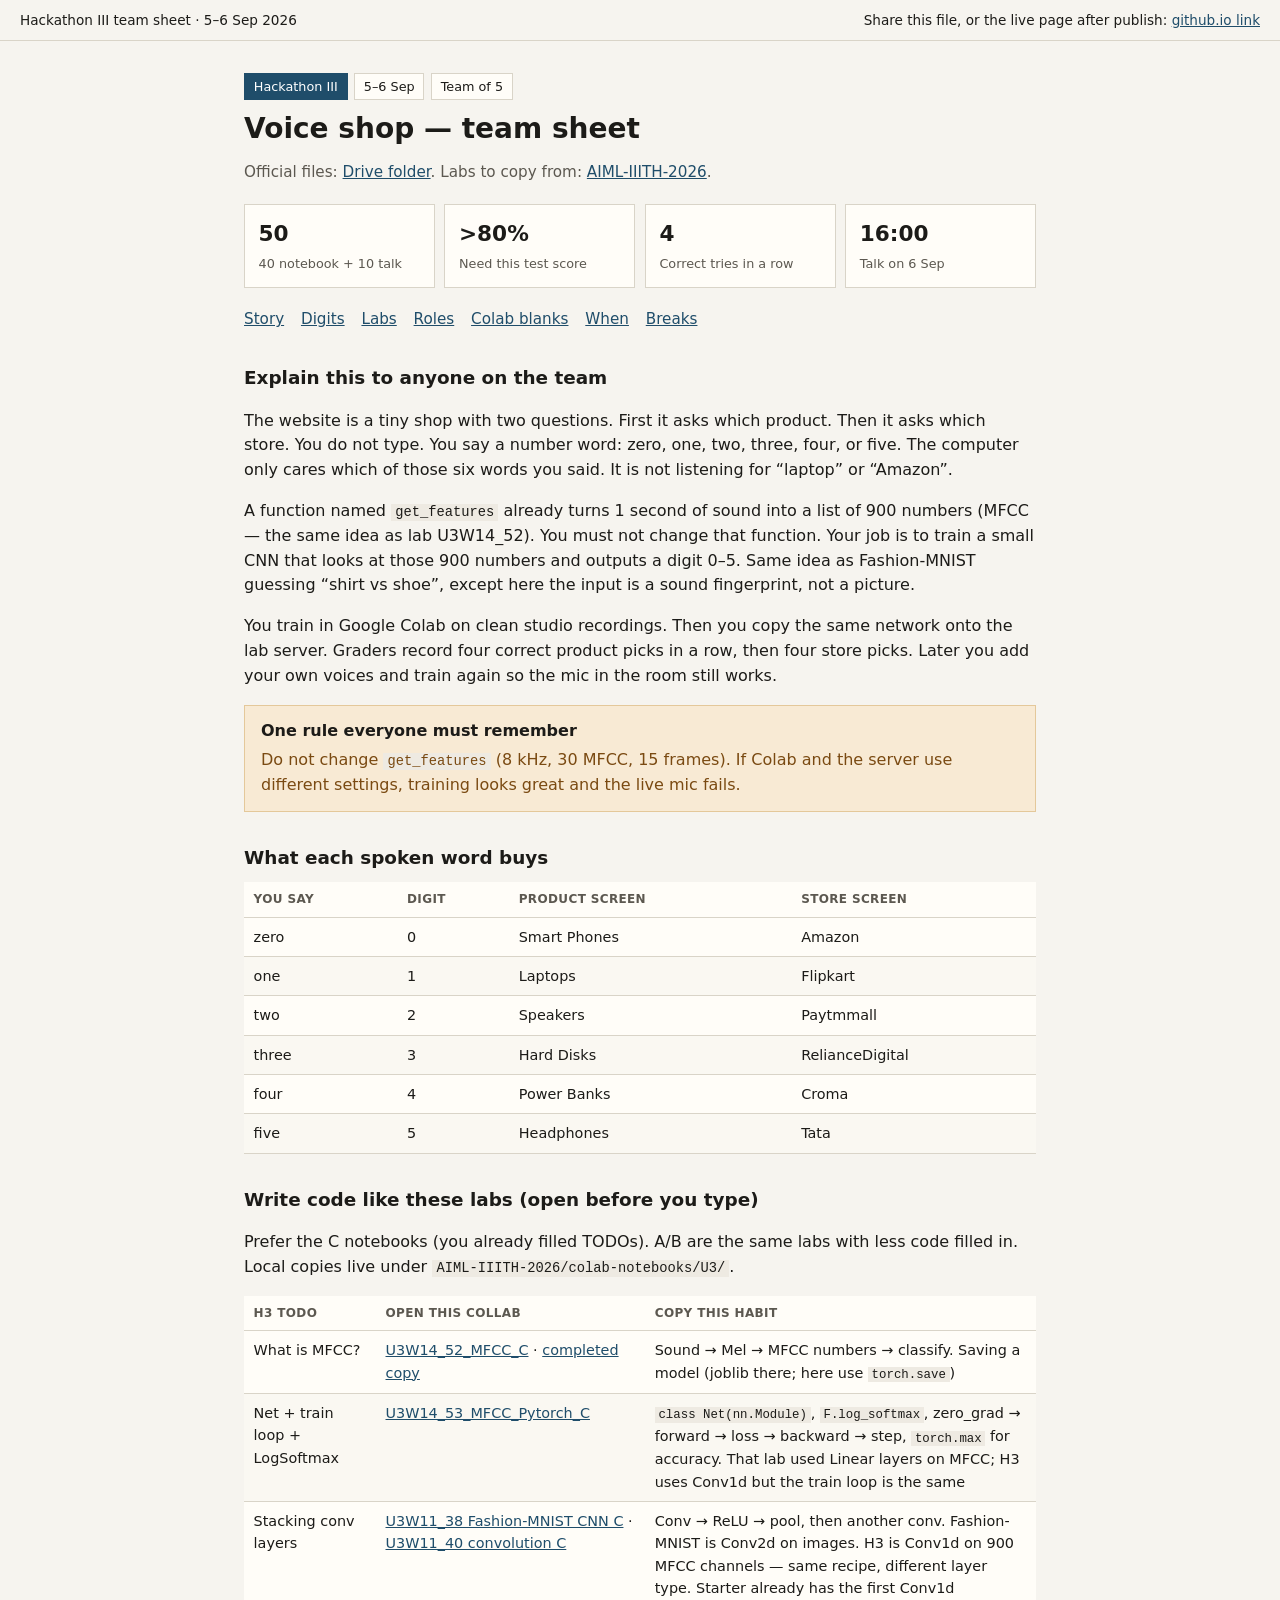
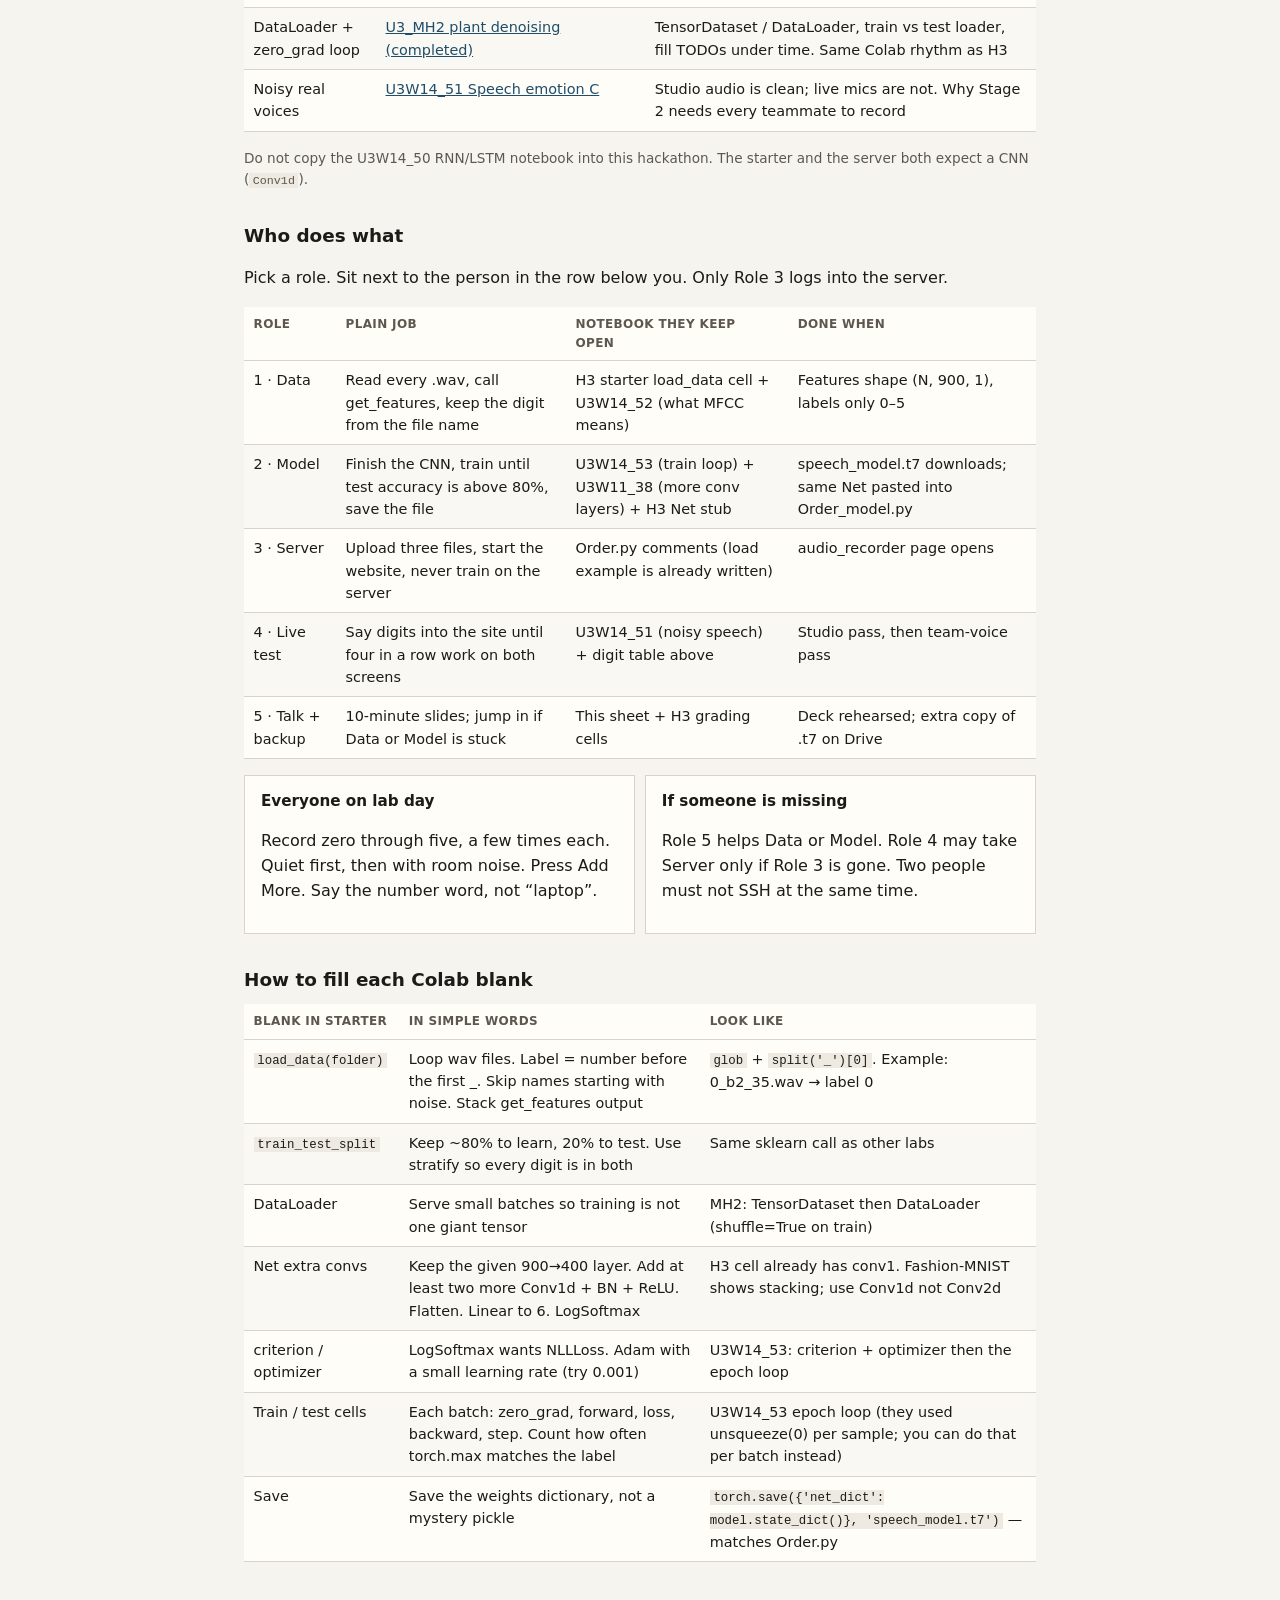
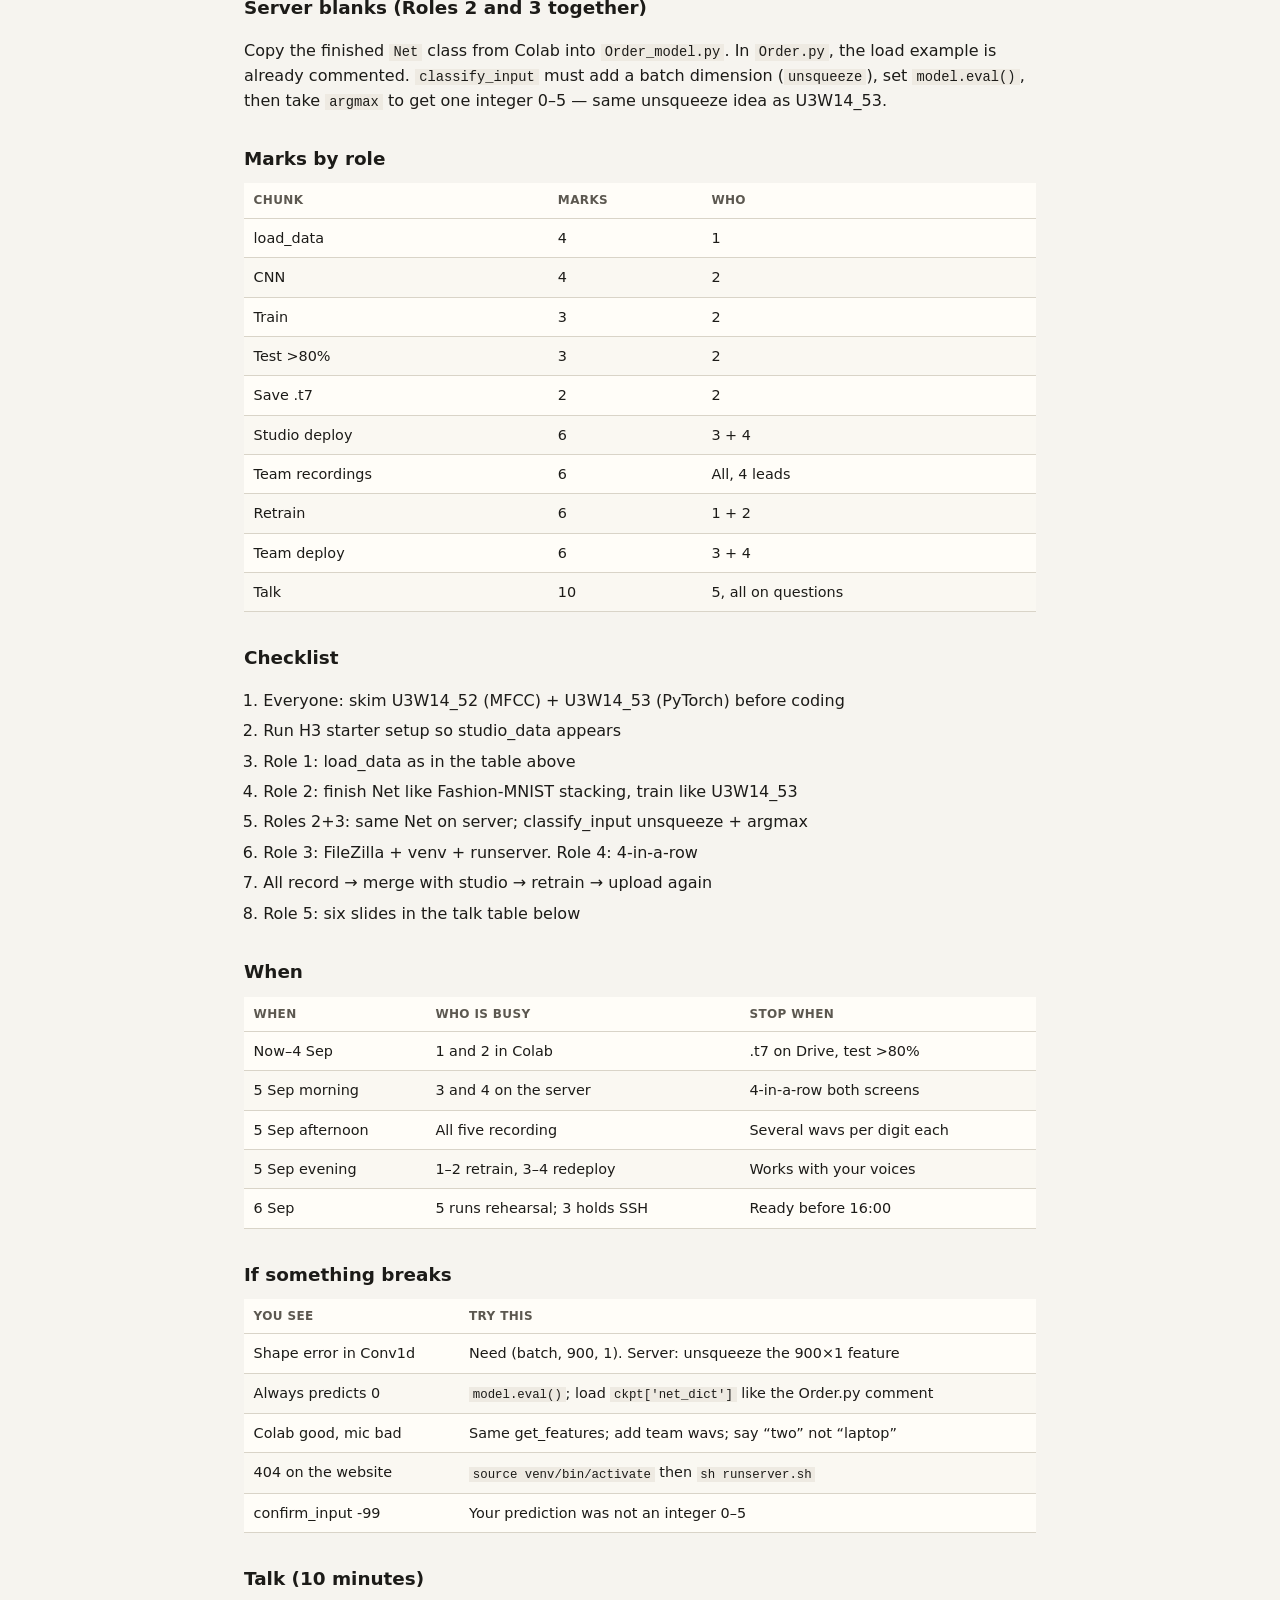
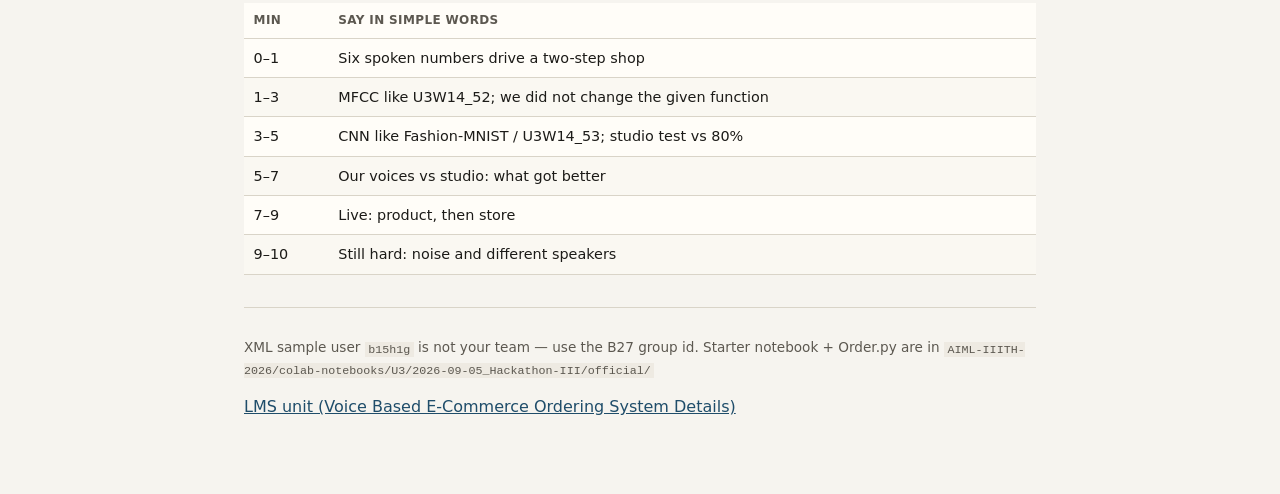
<file: hackathon-iii.html>
<!DOCTYPE html>
<html lang="en">
  <head>
    <meta charset="UTF-8" />
    <meta name="viewport" content="width=device-width, initial-scale=1" />
    <title>Hackathon III — Voice shop team sheet</title>
    <meta
      name="description"
      content="IIITH AIML Hackathon III team plan: spoken-digit CNN for a two-step e-commerce order."
    />
    <style>
      :root {
        --bg: #f6f4ef;
        --ink: #1c1b18;
        --muted: #5c5850;
        --line: #d9d4c8;
        --card: #fffdf8;
        --warn: #7a4a12;
        --warn-bg: #f8ead4;
        --accent: #1f4d6a;
        --ok: #1e5a3a;
      }
      * {
        box-sizing: border-box;
      }
      body {
        margin: 0;
        color: var(--ink);
        background: var(--bg);
        font: 16px/1.55 system-ui, -apple-system, "Segoe UI", sans-serif;
      }
      main {
        max-width: 52rem;
        margin: 0 auto;
        padding: 2rem 1.25rem 4rem;
      }
      .pills {
        display: flex;
        flex-wrap: wrap;
        gap: 0.4rem;
        margin: 0 0 0.75rem;
      }
      .pill {
        border: 1px solid var(--line);
        background: var(--card);
        padding: 0.15rem 0.55rem;
        font-size: 0.8rem;
      }
      .pill.on {
        background: var(--accent);
        color: #fff;
        border-color: var(--accent);
      }
      h1 {
        font-size: 1.75rem;
        line-height: 1.2;
        margin: 0 0 0.5rem;
      }
      h2 {
        font-size: 1.15rem;
        margin: 2rem 0 0.6rem;
      }
      p,
      li {
        color: var(--ink);
      }
      .muted {
        color: var(--muted);
        font-size: 0.95rem;
      }
      .small {
        font-size: 0.85rem;
        color: var(--muted);
      }
      a {
        color: var(--accent);
      }
      .stats {
        display: grid;
        grid-template-columns: repeat(2, 1fr);
        gap: 0.6rem;
        margin: 1.25rem 0;
      }
      @media (min-width: 640px) {
        .stats {
          grid-template-columns: repeat(4, 1fr);
        }
      }
      .stat {
        background: var(--card);
        border: 1px solid var(--line);
        padding: 0.75rem 0.85rem;
      }
      .stat b {
        display: block;
        font-size: 1.35rem;
      }
      .stat span {
        font-size: 0.8rem;
        color: var(--muted);
      }
      .callout {
        background: var(--warn-bg);
        color: var(--warn);
        border: 1px solid #e4c89a;
        padding: 0.85rem 1rem;
        margin: 1rem 0;
      }
      .callout strong {
        display: block;
        margin-bottom: 0.25rem;
        color: var(--ink);
      }
      table {
        width: 100%;
        border-collapse: collapse;
        background: var(--card);
        font-size: 0.9rem;
        margin: 0.5rem 0 1rem;
      }
      th,
      td {
        text-align: left;
        vertical-align: top;
        padding: 0.5rem 0.6rem;
        border-bottom: 1px solid var(--line);
      }
      th {
        font-size: 0.75rem;
        text-transform: uppercase;
        letter-spacing: 0.03em;
        color: var(--muted);
        font-weight: 600;
      }
      tr:nth-child(even) td {
        background: #faf8f2;
      }
      .pair {
        display: grid;
        gap: 0.6rem;
        margin: 0.75rem 0 1rem;
      }
      @media (min-width: 640px) {
        .pair {
          grid-template-columns: 1fr 1fr;
        }
      }
      .card {
        background: var(--card);
        border: 1px solid var(--line);
        padding: 0.85rem 1rem;
      }
      .card h3 {
        margin: 0 0 0.35rem;
        font-size: 0.95rem;
      }
      ol.checks {
        padding-left: 1.2rem;
      }
      ol.checks li {
        margin: 0.35rem 0;
      }
      .share {
        position: sticky;
        top: 0;
        z-index: 2;
        background: var(--bg);
        border-bottom: 1px solid var(--line);
        padding: 0.6rem 1.25rem;
        display: flex;
        justify-content: space-between;
        gap: 0.75rem;
        flex-wrap: wrap;
        font-size: 0.85rem;
      }
      code {
        font-family: ui-monospace, SFMono-Regular, Menlo, monospace;
        font-size: 0.86em;
        background: #eeeae2;
        padding: 0.05em 0.3em;
      }
      footer {
        margin-top: 2rem;
        padding-top: 1rem;
        border-top: 1px solid var(--line);
      }
      nav.toc a {
        margin-right: 0.75rem;
        white-space: nowrap;
      }
      @media print {
        .share {
          display: none;
        }
        body {
          background: #fff;
        }
        a {
          color: inherit;
        }
      }
    </style>
  </head>
  <body>
    <div class="share">
      <span>Hackathon III team sheet · 5–6 Sep 2026</span>
      <span
        >Share this file, or the live page after publish:
        <a href="https://akshay-anand010.github.io/ml-visual-lab/hackathon-iii.html"
          >github.io link</a
        ></span
      >
    </div>
    <main>
      <div class="pills">
        <span class="pill on">Hackathon III</span>
        <span class="pill">5–6 Sep</span>
        <span class="pill">Team of 5</span>
      </div>
      <h1>Voice shop — team sheet</h1>
      <p class="muted">
        Official files:
        <a href="https://drive.google.com/drive/folders/1aoH6FXL4wDmqc8jziwfXuxZnNUwM5fYA"
          >Drive folder</a
        >.
        Labs to copy from:
        <a href="https://github.com/Akshay-Anand010/AIML-IIITH-2026">AIML-IIITH-2026</a>.
      </p>

      <div class="stats">
        <div class="stat">
          <b>50</b><span>40 notebook + 10 talk</span>
        </div>
        <div class="stat">
          <b>&gt;80%</b><span>Need this test score</span>
        </div>
        <div class="stat">
          <b>4</b><span>Correct tries in a row</span>
        </div>
        <div class="stat">
          <b>16:00</b><span>Talk on 6 Sep</span>
        </div>
      </div>

      <nav class="toc muted" aria-label="On this page">
        <a href="#explain">Story</a>
        <a href="#digits">Digits</a>
        <a href="#labs">Labs</a>
        <a href="#roles">Roles</a>
        <a href="#colab">Colab blanks</a>
        <a href="#when">When</a>
        <a href="#breaks">Breaks</a>
      </nav>

      <h2 id="explain">Explain this to anyone on the team</h2>
      <p>
        The website is a tiny shop with two questions. First it asks which product. Then it
        asks which store. You do not type. You say a number word: zero, one, two, three, four,
        or five. The computer only cares which of those six words you said. It is not listening
        for “laptop” or “Amazon”.
      </p>
      <p>
        A function named <code>get_features</code> already turns 1 second of sound into a list
        of 900 numbers (MFCC — the same idea as lab U3W14_52). You must not change that
        function. Your job is to train a small CNN that looks at those 900 numbers and outputs
        a digit 0–5. Same idea as Fashion-MNIST guessing “shirt vs shoe”, except here the input
        is a sound fingerprint, not a picture.
      </p>
      <p>
        You train in Google Colab on clean studio recordings. Then you copy the same network
        onto the lab server. Graders record four correct product picks in a row, then four
        store picks. Later you add your own voices and train again so the mic in the room still
        works.
      </p>
      <div class="callout">
        <strong>One rule everyone must remember</strong>
        Do not change <code>get_features</code> (8 kHz, 30 MFCC, 15 frames). If Colab and the
        server use different settings, training looks great and the live mic fails.
      </div>

      <h2 id="digits">What each spoken word buys</h2>
      <table>
        <thead>
          <tr>
            <th>You say</th>
            <th>Digit</th>
            <th>Product screen</th>
            <th>Store screen</th>
          </tr>
        </thead>
        <tbody>
          <tr>
            <td>zero</td>
            <td>0</td>
            <td>Smart Phones</td>
            <td>Amazon</td>
          </tr>
          <tr>
            <td>one</td>
            <td>1</td>
            <td>Laptops</td>
            <td>Flipkart</td>
          </tr>
          <tr>
            <td>two</td>
            <td>2</td>
            <td>Speakers</td>
            <td>Paytmmall</td>
          </tr>
          <tr>
            <td>three</td>
            <td>3</td>
            <td>Hard Disks</td>
            <td>RelianceDigital</td>
          </tr>
          <tr>
            <td>four</td>
            <td>4</td>
            <td>Power Banks</td>
            <td>Croma</td>
          </tr>
          <tr>
            <td>five</td>
            <td>5</td>
            <td>Headphones</td>
            <td>Tata</td>
          </tr>
        </tbody>
      </table>

      <h2 id="labs">Write code like these labs (open before you type)</h2>
      <p>
        Prefer the C notebooks (you already filled TODOs). A/B are the same labs with less
        code filled in. Local copies live under <code>AIML-IIITH-2026/colab-notebooks/U3/</code>.
      </p>
      <table>
        <thead>
          <tr>
            <th>H3 TODO</th>
            <th>Open this collab</th>
            <th>Copy this habit</th>
          </tr>
        </thead>
        <tbody>
          <tr>
            <td>What is MFCC?</td>
            <td>
              <a
                href="https://github.com/Akshay-Anand010/AIML-IIITH-2026/blob/main/colab-notebooks/U3/2026-08-22_CNN-Insight-RNN-LSTM-Speech/W4-Lab-Assignment-Notebooks/U3W14_52_MFCC_C.ipynb"
                >U3W14_52_MFCC_C</a
              >
              ·
              <a
                href="https://github.com/Akshay-Anand010/AIML-IIITH-2026/blob/main/colab-notebooks/U3/2026-08-01_DL-Frameworks-Time-Series-CNN-RNN/U3W14_52_MFCC_C_completed.ipynb"
                >completed copy</a
              >
            </td>
            <td>
              Sound → Mel → MFCC numbers → classify. Saving a model (joblib there; here use
              <code>torch.save</code>)
            </td>
          </tr>
          <tr>
            <td>Net + train loop + LogSoftmax</td>
            <td>
              <a
                href="https://github.com/Akshay-Anand010/AIML-IIITH-2026/blob/main/colab-notebooks/U3/2026-08-22_CNN-Insight-RNN-LSTM-Speech/W4-Lab-Assignment-Notebooks/U3W14_53_MFCC_Pytorch_C.ipynb"
                >U3W14_53_MFCC_Pytorch_C</a
              >
            </td>
            <td>
              <code>class Net(nn.Module)</code>, <code>F.log_softmax</code>, zero_grad → forward
              → loss → backward → step, <code>torch.max</code> for accuracy. That lab used Linear
              layers on MFCC; H3 uses Conv1d but the train loop is the same
            </td>
          </tr>
          <tr>
            <td>Stacking conv layers</td>
            <td>
              <a
                href="https://github.com/Akshay-Anand010/AIML-IIITH-2026/blob/main/colab-notebooks/U3/2026-07-25_CNN-Back-Propagation/w1-lab-assignment-notebooks/U3W11-38-FashionMNIST-CNN__U3W11_38_FashionMNIST_CNN_C.ipynb"
                >U3W11_38 Fashion-MNIST CNN C</a
              >
              ·
              <a
                href="https://github.com/Akshay-Anand010/AIML-IIITH-2026/blob/main/colab-notebooks/U3/2026-07-25_CNN-Back-Propagation/w1-lab-assignment-notebooks/U3W11-40-Single-Image-Convolution__U3W11_40_Single_Image_Convolution_C.ipynb"
                >U3W11_40 convolution C</a
              >
            </td>
            <td>
              Conv → ReLU → pool, then another conv. Fashion-MNIST is Conv2d on images. H3 is
              Conv1d on 900 MFCC channels — same recipe, different layer type. Starter already
              has the first Conv1d
            </td>
          </tr>
          <tr>
            <td>DataLoader + zero_grad loop</td>
            <td>
              <a
                href="https://github.com/Akshay-Anand010/AIML-IIITH-2026/blob/main/colab-notebooks/U3/2026-08-01_DL-Frameworks-Time-Series-CNN-RNN/mini-hackathon/U3_MH2_Plant_Images_Denoising_completed.ipynb"
                >U3_MH2 plant denoising (completed)</a
              >
            </td>
            <td>
              TensorDataset / DataLoader, train vs test loader, fill TODOs under time. Same
              Colab rhythm as H3
            </td>
          </tr>
          <tr>
            <td>Noisy real voices</td>
            <td>
              <a
                href="https://github.com/Akshay-Anand010/AIML-IIITH-2026/blob/main/colab-notebooks/U3/2026-08-22_CNN-Insight-RNN-LSTM-Speech/W4-Lab-Assignment-Notebooks/U3W14_51_Speech_Emotion_Recognition_C.ipynb"
                >U3W14_51 Speech emotion C</a
              >
            </td>
            <td>
              Studio audio is clean; live mics are not. Why Stage 2 needs every teammate to
              record
            </td>
          </tr>
        </tbody>
      </table>
      <p class="small">
        Do not copy the U3W14_50 RNN/LSTM notebook into this hackathon. The starter and the
        server both expect a CNN (<code>Conv1d</code>).
      </p>

      <h2 id="roles">Who does what</h2>
      <p>
        Pick a role. Sit next to the person in the row below you. Only Role 3 logs into the
        server.
      </p>
      <table>
        <thead>
          <tr>
            <th>Role</th>
            <th>Plain job</th>
            <th>Notebook they keep open</th>
            <th>Done when</th>
          </tr>
        </thead>
        <tbody>
          <tr>
            <td>1 · Data</td>
            <td>Read every .wav, call get_features, keep the digit from the file name</td>
            <td>H3 starter load_data cell + U3W14_52 (what MFCC means)</td>
            <td>Features shape (N, 900, 1), labels only 0–5</td>
          </tr>
          <tr>
            <td>2 · Model</td>
            <td>Finish the CNN, train until test accuracy is above 80%, save the file</td>
            <td>U3W14_53 (train loop) + U3W11_38 (more conv layers) + H3 Net stub</td>
            <td>speech_model.t7 downloads; same Net pasted into Order_model.py</td>
          </tr>
          <tr>
            <td>3 · Server</td>
            <td>Upload three files, start the website, never train on the server</td>
            <td>Order.py comments (load example is already written)</td>
            <td>audio_recorder page opens</td>
          </tr>
          <tr>
            <td>4 · Live test</td>
            <td>Say digits into the site until four in a row work on both screens</td>
            <td>U3W14_51 (noisy speech) + digit table above</td>
            <td>Studio pass, then team-voice pass</td>
          </tr>
          <tr>
            <td>5 · Talk + backup</td>
            <td>10-minute slides; jump in if Data or Model is stuck</td>
            <td>This sheet + H3 grading cells</td>
            <td>Deck rehearsed; extra copy of .t7 on Drive</td>
          </tr>
        </tbody>
      </table>
      <div class="pair">
        <div class="card">
          <h3>Everyone on lab day</h3>
          <p>
            Record zero through five, a few times each. Quiet first, then with room noise.
            Press Add More. Say the number word, not “laptop”.
          </p>
        </div>
        <div class="card">
          <h3>If someone is missing</h3>
          <p>
            Role 5 helps Data or Model. Role 4 may take Server only if Role 3 is gone. Two
            people must not SSH at the same time.
          </p>
        </div>
      </div>

      <h2 id="colab">How to fill each Colab blank</h2>
      <table>
        <thead>
          <tr>
            <th>Blank in starter</th>
            <th>In simple words</th>
            <th>Look like</th>
          </tr>
        </thead>
        <tbody>
          <tr>
            <td><code>load_data(folder)</code></td>
            <td>
              Loop wav files. Label = number before the first _. Skip names starting with
              noise. Stack get_features output
            </td>
            <td><code>glob</code> + <code>split('_')[0]</code>. Example: 0_b2_35.wav → label 0</td>
          </tr>
          <tr>
            <td><code>train_test_split</code></td>
            <td>Keep ~80% to learn, 20% to test. Use stratify so every digit is in both</td>
            <td>Same sklearn call as other labs</td>
          </tr>
          <tr>
            <td>DataLoader</td>
            <td>Serve small batches so training is not one giant tensor</td>
            <td>MH2: TensorDataset then DataLoader (shuffle=True on train)</td>
          </tr>
          <tr>
            <td>Net extra convs</td>
            <td>
              Keep the given 900→400 layer. Add at least two more Conv1d + BN + ReLU. Flatten.
              Linear to 6. LogSoftmax
            </td>
            <td>
              H3 cell already has conv1. Fashion-MNIST shows stacking; use Conv1d not Conv2d
            </td>
          </tr>
          <tr>
            <td>criterion / optimizer</td>
            <td>LogSoftmax wants NLLLoss. Adam with a small learning rate (try 0.001)</td>
            <td>U3W14_53: criterion + optimizer then the epoch loop</td>
          </tr>
          <tr>
            <td>Train / test cells</td>
            <td>
              Each batch: zero_grad, forward, loss, backward, step. Count how often torch.max
              matches the label
            </td>
            <td>
              U3W14_53 epoch loop (they used unsqueeze(0) per sample; you can do that per batch
              instead)
            </td>
          </tr>
          <tr>
            <td>Save</td>
            <td>Save the weights dictionary, not a mystery pickle</td>
            <td>
              <code>torch.save({'net_dict': model.state_dict()}, 'speech_model.t7')</code> —
              matches Order.py
            </td>
          </tr>
        </tbody>
      </table>

      <h2>Server blanks (Roles 2 and 3 together)</h2>
      <p>
        Copy the finished <code>Net</code> class from Colab into <code>Order_model.py</code>. In
        <code>Order.py</code>, the load example is already commented.
        <code>classify_input</code> must add a batch dimension (<code>unsqueeze</code>), set
        <code>model.eval()</code>, then take <code>argmax</code> to get one integer 0–5 — same
        unsqueeze idea as U3W14_53.
      </p>

      <h2>Marks by role</h2>
      <table>
        <thead>
          <tr>
            <th>Chunk</th>
            <th>Marks</th>
            <th>Who</th>
          </tr>
        </thead>
        <tbody>
          <tr>
            <td>load_data</td>
            <td>4</td>
            <td>1</td>
          </tr>
          <tr>
            <td>CNN</td>
            <td>4</td>
            <td>2</td>
          </tr>
          <tr>
            <td>Train</td>
            <td>3</td>
            <td>2</td>
          </tr>
          <tr>
            <td>Test &gt;80%</td>
            <td>3</td>
            <td>2</td>
          </tr>
          <tr>
            <td>Save .t7</td>
            <td>2</td>
            <td>2</td>
          </tr>
          <tr>
            <td>Studio deploy</td>
            <td>6</td>
            <td>3 + 4</td>
          </tr>
          <tr>
            <td>Team recordings</td>
            <td>6</td>
            <td>All, 4 leads</td>
          </tr>
          <tr>
            <td>Retrain</td>
            <td>6</td>
            <td>1 + 2</td>
          </tr>
          <tr>
            <td>Team deploy</td>
            <td>6</td>
            <td>3 + 4</td>
          </tr>
          <tr>
            <td>Talk</td>
            <td>10</td>
            <td>5, all on questions</td>
          </tr>
        </tbody>
      </table>

      <h2>Checklist</h2>
      <ol class="checks">
        <li>Everyone: skim U3W14_52 (MFCC) + U3W14_53 (PyTorch) before coding</li>
        <li>Run H3 starter setup so studio_data appears</li>
        <li>Role 1: load_data as in the table above</li>
        <li>Role 2: finish Net like Fashion-MNIST stacking, train like U3W14_53</li>
        <li>Roles 2+3: same Net on server; classify_input unsqueeze + argmax</li>
        <li>Role 3: FileZilla + venv + runserver. Role 4: 4-in-a-row</li>
        <li>All record → merge with studio → retrain → upload again</li>
        <li>Role 5: six slides in the talk table below</li>
      </ol>

      <h2 id="when">When</h2>
      <table>
        <thead>
          <tr>
            <th>When</th>
            <th>Who is busy</th>
            <th>Stop when</th>
          </tr>
        </thead>
        <tbody>
          <tr>
            <td>Now–4 Sep</td>
            <td>1 and 2 in Colab</td>
            <td>.t7 on Drive, test &gt;80%</td>
          </tr>
          <tr>
            <td>5 Sep morning</td>
            <td>3 and 4 on the server</td>
            <td>4-in-a-row both screens</td>
          </tr>
          <tr>
            <td>5 Sep afternoon</td>
            <td>All five recording</td>
            <td>Several wavs per digit each</td>
          </tr>
          <tr>
            <td>5 Sep evening</td>
            <td>1–2 retrain, 3–4 redeploy</td>
            <td>Works with your voices</td>
          </tr>
          <tr>
            <td>6 Sep</td>
            <td>5 runs rehearsal; 3 holds SSH</td>
            <td>Ready before 16:00</td>
          </tr>
        </tbody>
      </table>

      <h2 id="breaks">If something breaks</h2>
      <table>
        <thead>
          <tr>
            <th>You see</th>
            <th>Try this</th>
          </tr>
        </thead>
        <tbody>
          <tr>
            <td>Shape error in Conv1d</td>
            <td>Need (batch, 900, 1). Server: unsqueeze the 900×1 feature</td>
          </tr>
          <tr>
            <td>Always predicts 0</td>
            <td><code>model.eval()</code>; load <code>ckpt['net_dict']</code> like the Order.py comment</td>
          </tr>
          <tr>
            <td>Colab good, mic bad</td>
            <td>Same get_features; add team wavs; say “two” not “laptop”</td>
          </tr>
          <tr>
            <td>404 on the website</td>
            <td><code>source venv/bin/activate</code> then <code>sh runserver.sh</code></td>
          </tr>
          <tr>
            <td>confirm_input -99</td>
            <td>Your prediction was not an integer 0–5</td>
          </tr>
        </tbody>
      </table>

      <h2>Talk (10 minutes)</h2>
      <table>
        <thead>
          <tr>
            <th>Min</th>
            <th>Say in simple words</th>
          </tr>
        </thead>
        <tbody>
          <tr>
            <td>0–1</td>
            <td>Six spoken numbers drive a two-step shop</td>
          </tr>
          <tr>
            <td>1–3</td>
            <td>MFCC like U3W14_52; we did not change the given function</td>
          </tr>
          <tr>
            <td>3–5</td>
            <td>CNN like Fashion-MNIST / U3W14_53; studio test vs 80%</td>
          </tr>
          <tr>
            <td>5–7</td>
            <td>Our voices vs studio: what got better</td>
          </tr>
          <tr>
            <td>7–9</td>
            <td>Live: product, then store</td>
          </tr>
          <tr>
            <td>9–10</td>
            <td>Still hard: noise and different speakers</td>
          </tr>
        </tbody>
      </table>

      <footer>
        <p class="small">
          XML sample user <code>b15h1g</code> is not your team — use the B27 group id. Starter
          notebook + Order.py are in
          <code>AIML-IIITH-2026/colab-notebooks/U3/2026-09-05_Hackathon-III/official/</code>
        </p>
        <p>
          <a
            href="https://learn-iiith.talentsprint.com/learning/course/course-v1:IIITH+Module_3+U3_AIML_C27/block-v1:IIITH+Module_3+U3_AIML_C27+type@sequential+block@1862bd6ff211465e873c5200d19a150e/block-v1:IIITH+Module_3+U3_AIML_C27+type@vertical+block@3bb7a384db954c8280452cac3e4ad65d"
            >LMS unit (Voice Based E-Commerce Ordering System Details)</a
          >
        </p>
      </footer>
    </main>
  </body>
</html>
</file>
